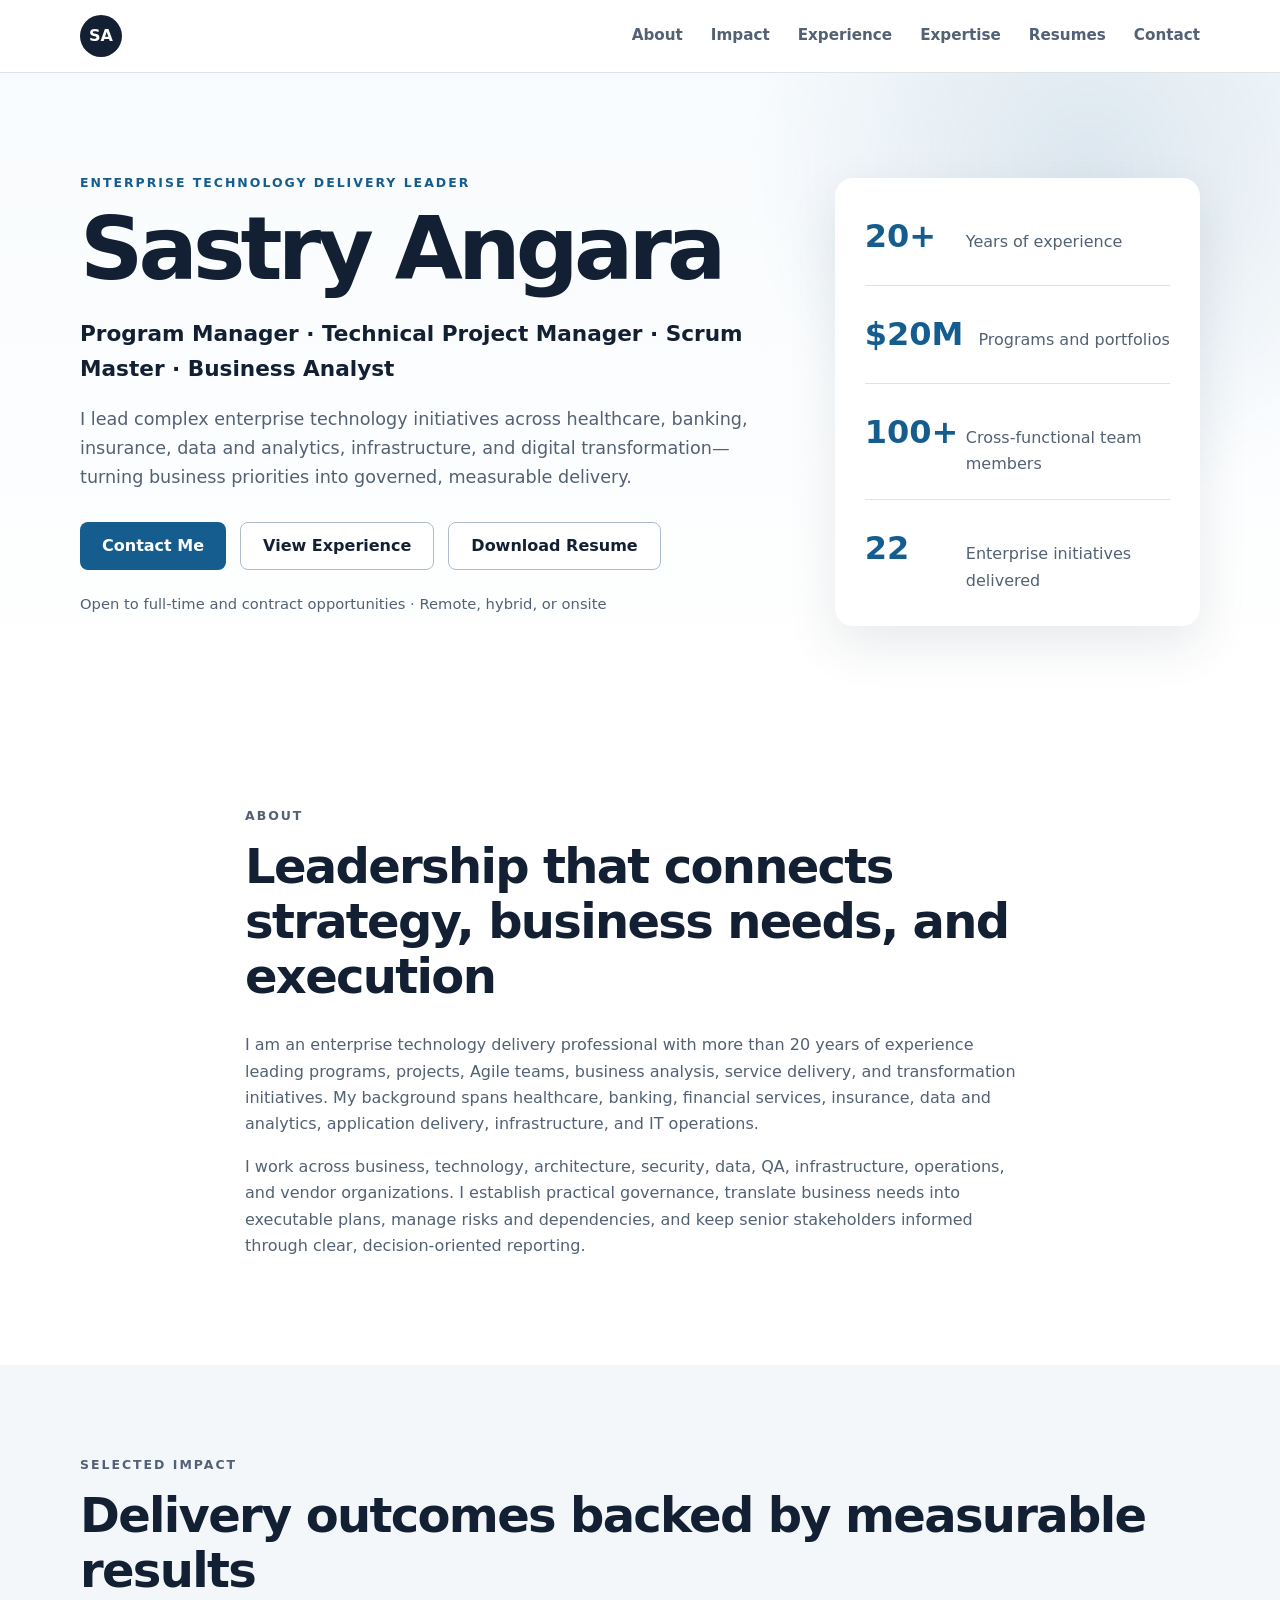
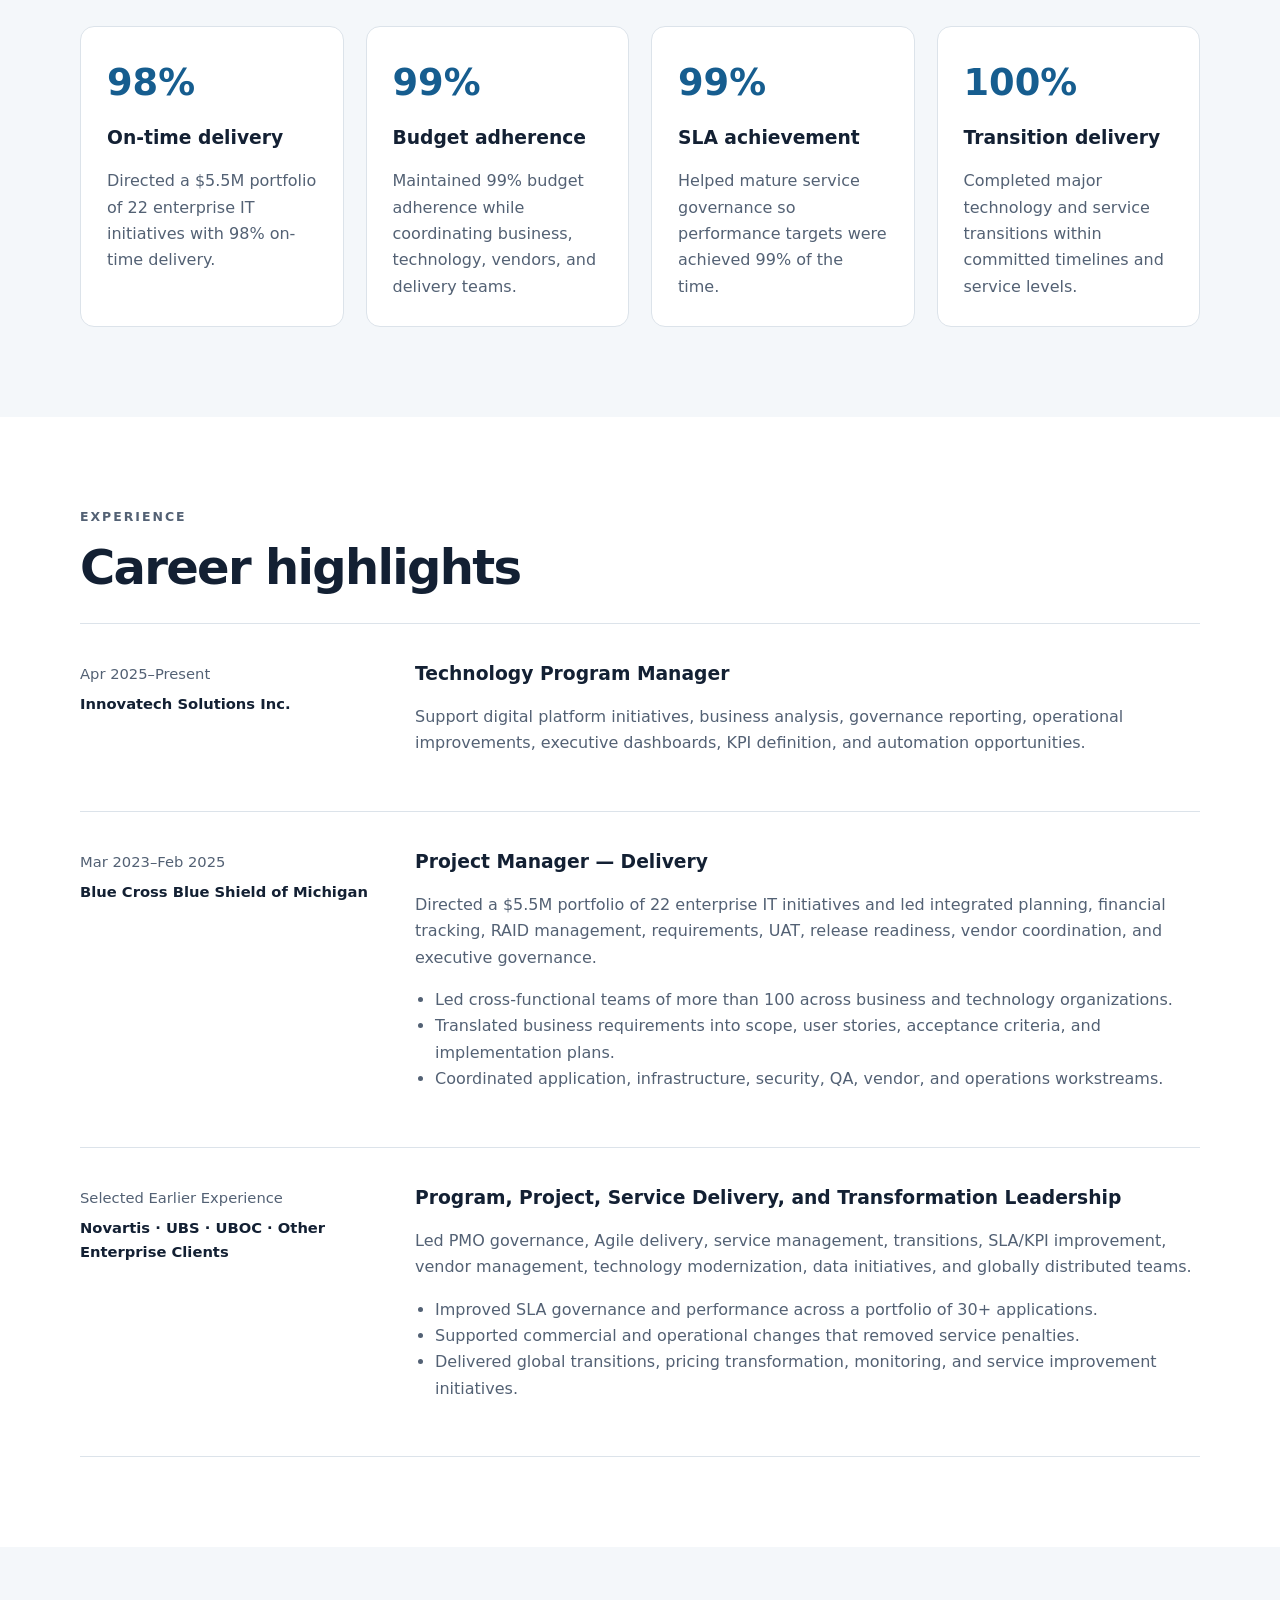
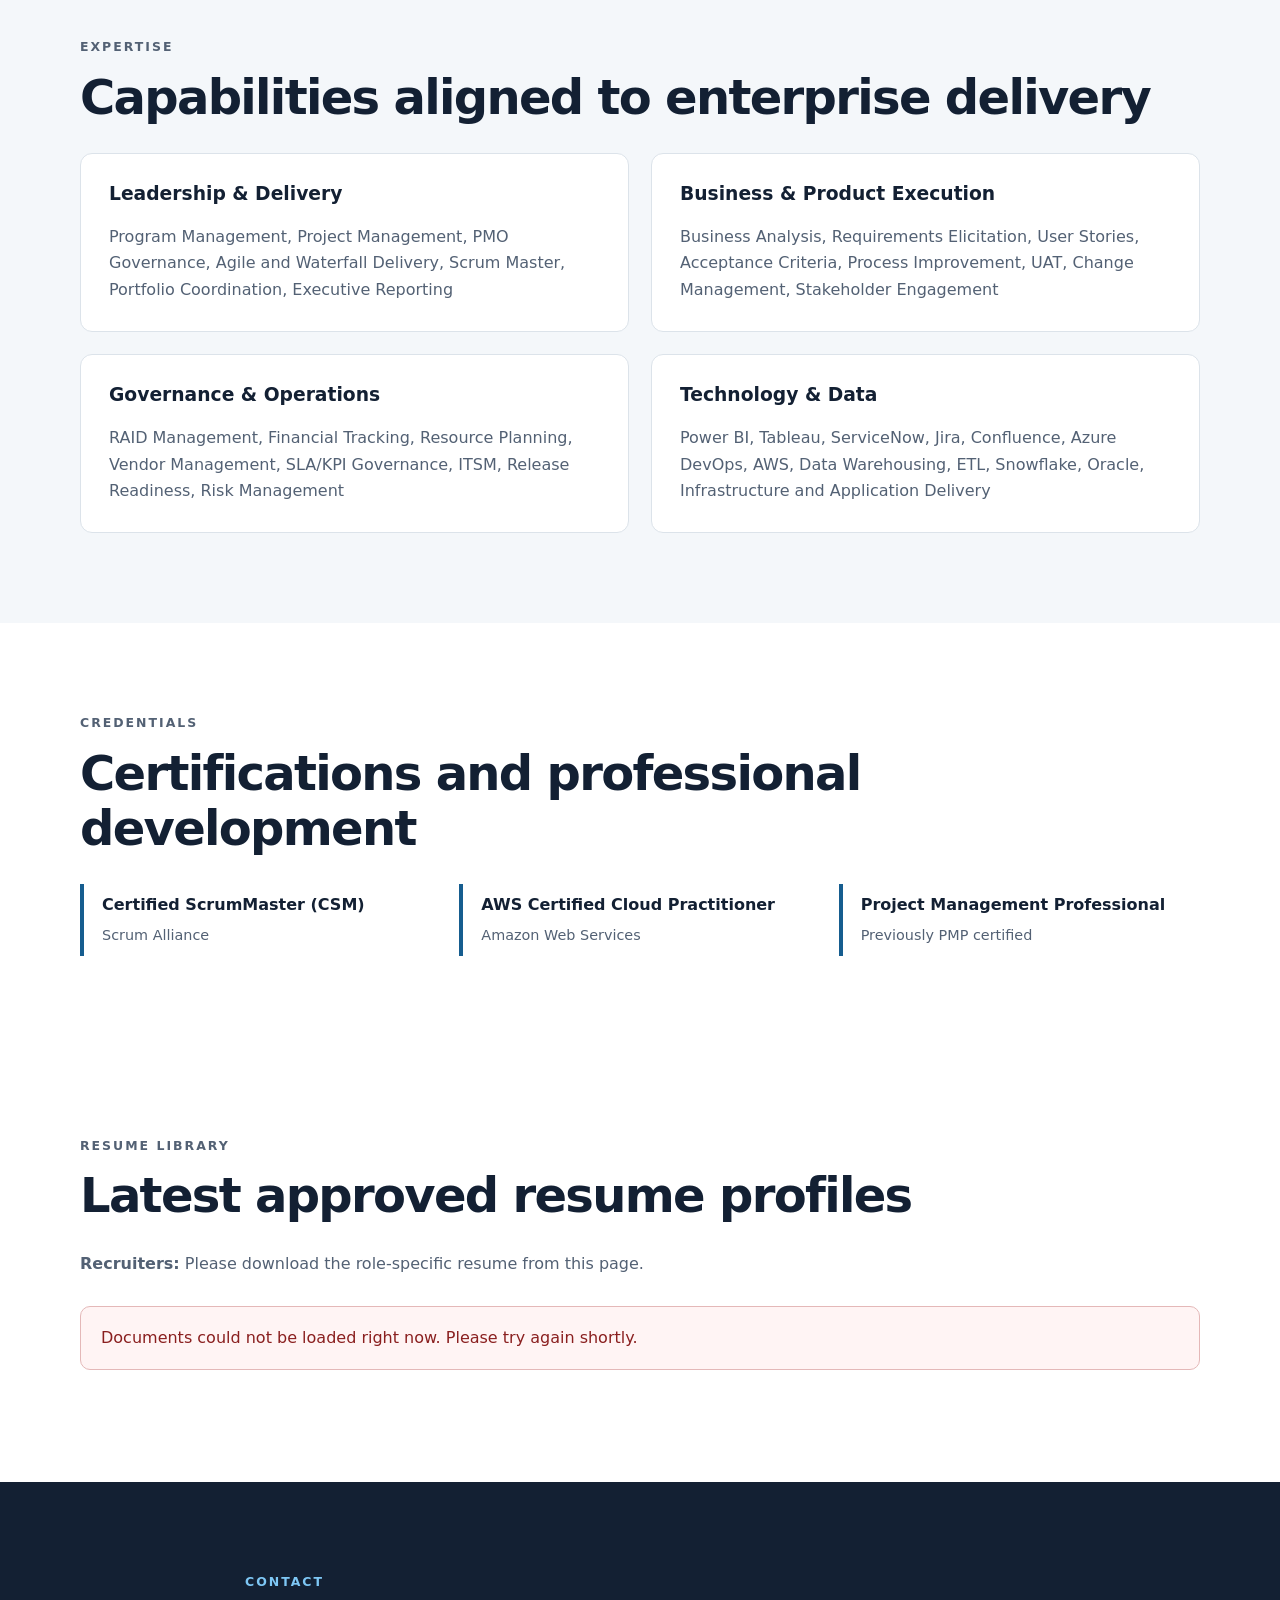
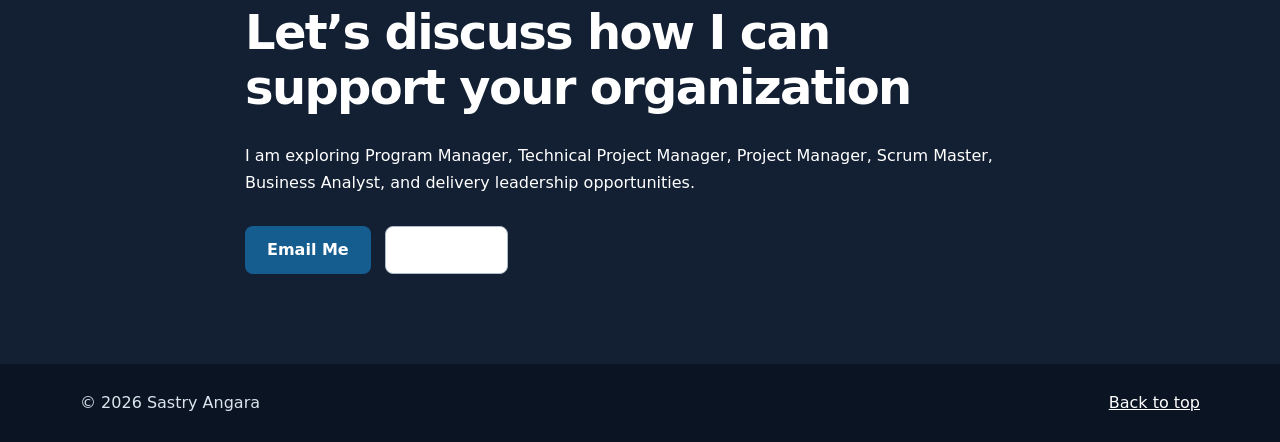
<file: index.html>
<!DOCTYPE html>
<html lang="en">
<head>
  <meta charset="UTF-8">
  <meta name="viewport" content="width=device-width, initial-scale=1.0">
  <meta name="description" content="Sastry Angara — Program Manager, Technical Project Manager, Scrum Master, and Business Analyst with 20+ years of enterprise IT delivery experience.">
  <meta name="keywords" content="Sastry Angara, Program Manager, Project Manager, Scrum Master, Business Analyst, Healthcare IT, Banking, Data Analytics">
  <meta name="author" content="Sastry Angara">
  <meta property="og:title" content="Sastry Angara | Enterprise Technology Delivery Leader">
  <meta property="og:description" content="20+ years leading enterprise technology, healthcare, banking, data, and transformation initiatives.">
  <meta property="og:type" content="website">
  <title>Sastry Angara | Enterprise Technology Delivery Leader</title>
  <link rel="stylesheet" href="styles.css">
  <script defer src="script.js"></script>
</head>
<body>
  <header class="site-header">
    <div class="container nav-wrap">
      <a class="brand" href="#top" aria-label="Sastry Angara home">SA</a>
      <button class="menu-button" aria-expanded="false" aria-controls="site-nav">Menu</button>
      <nav id="site-nav" class="site-nav" aria-label="Main navigation">
        <a href="#about">About</a>
        <a href="#impact">Impact</a>
        <a href="#experience">Experience</a>
        <a href="#expertise">Expertise</a>
        <a href="#resumes">Resumes</a>
        <a href="#contact">Contact</a>
      </nav>
    </div>
  </header>

  <main id="top">
    <section class="hero">
      <div class="container hero-grid">
        <div>
          <p class="eyebrow">Enterprise Technology Delivery Leader</p>
          <h1>Sastry Angara</h1>
          <p class="hero-role">Program Manager · Technical Project Manager · Scrum Master · Business Analyst</p>
          <p class="hero-copy">
            I lead complex enterprise technology initiatives across healthcare, banking, insurance,
            data and analytics, infrastructure, and digital transformation—turning business priorities
            into governed, measurable delivery.
          </p>
          <div class="hero-actions">
            <a class="button primary" href="#contact">Contact Me</a>
            <a class="button secondary" href="#experience">View Experience</a>
            <a class="button secondary" href="#resumes">Download Resume</a>
          </div>
          <p class="availability">Open to full-time and contract opportunities · Remote, hybrid, or onsite</p>
        </div>

        <aside class="profile-card" aria-label="Career highlights">
          <div class="metric"><strong>20+</strong><span>Years of experience</span></div>
          <div class="metric"><strong>$20M</strong><span>Programs and portfolios</span></div>
          <div class="metric"><strong>100+</strong><span>Cross-functional team members</span></div>
          <div class="metric"><strong>22</strong><span>Enterprise initiatives delivered</span></div>
        </aside>
      </div>
    </section>

    <section id="about" class="section">
      <div class="container narrow">
        <p class="section-label">About</p>
        <h2>Leadership that connects strategy, business needs, and execution</h2>
        <p>
          I am an enterprise technology delivery professional with more than 20 years of experience
          leading programs, projects, Agile teams, business analysis, service delivery, and transformation
          initiatives. My background spans healthcare, banking, financial services, insurance, data and
          analytics, application delivery, infrastructure, and IT operations.
        </p>
        <p>
          I work across business, technology, architecture, security, data, QA, infrastructure, operations,
          and vendor organizations. I establish practical governance, translate business needs into executable
          plans, manage risks and dependencies, and keep senior stakeholders informed through clear,
          decision-oriented reporting.
        </p>
      </div>
    </section>

    <section id="impact" class="section section-alt">
      <div class="container">
        <p class="section-label">Selected Impact</p>
        <h2>Delivery outcomes backed by measurable results</h2>
        <div class="cards impact-grid">
          <article class="card">
            <span class="card-number">98%</span>
            <h3>On-time delivery</h3>
            <p>Directed a $5.5M portfolio of 22 enterprise IT initiatives with 98% on-time delivery.</p>
          </article>
          <article class="card">
            <span class="card-number">99%</span>
            <h3>Budget adherence</h3>
            <p>Maintained 99% budget adherence while coordinating business, technology, vendors, and delivery teams.</p>
          </article>
          <article class="card">
            <span class="card-number">99%</span>
            <h3>SLA achievement</h3>
            <p>Helped mature service governance so performance targets were achieved 99% of the time.</p>
          </article>
          <article class="card">
            <span class="card-number">100%</span>
            <h3>Transition delivery</h3>
            <p>Completed major technology and service transitions within committed timelines and service levels.</p>
          </article>
        </div>
      </div>
    </section>

    <section id="experience" class="section">
      <div class="container">
        <p class="section-label">Experience</p>
        <h2>Career highlights</h2>

        <div class="timeline">
          <article class="timeline-item">
            <div class="timeline-meta">
              <span>Apr 2025–Present</span>
              <span>Innovatech Solutions Inc.</span>
            </div>
            <div>
              <h3>Technology Program Manager</h3>
              <p>
                Support digital platform initiatives, business analysis, governance reporting, operational
                improvements, executive dashboards, KPI definition, and automation opportunities.
              </p>
            </div>
          </article>

          <article class="timeline-item">
            <div class="timeline-meta">
              <span>Mar 2023–Feb 2025</span>
              <span>Blue Cross Blue Shield of Michigan</span>
            </div>
            <div>
              <h3>Project Manager — Delivery</h3>
              <p>
                Directed a $5.5M portfolio of 22 enterprise IT initiatives and led integrated planning,
                financial tracking, RAID management, requirements, UAT, release readiness, vendor coordination,
                and executive governance.
              </p>
              <ul>
                <li>Led cross-functional teams of more than 100 across business and technology organizations.</li>
                <li>Translated business requirements into scope, user stories, acceptance criteria, and implementation plans.</li>
                <li>Coordinated application, infrastructure, security, QA, vendor, and operations workstreams.</li>
              </ul>
            </div>
          </article>

          <article class="timeline-item">
            <div class="timeline-meta">
              <span>Selected Earlier Experience</span>
              <span>Novartis · UBS · UBOC · Other Enterprise Clients</span>
            </div>
            <div>
              <h3>Program, Project, Service Delivery, and Transformation Leadership</h3>
              <p>
                Led PMO governance, Agile delivery, service management, transitions, SLA/KPI improvement,
                vendor management, technology modernization, data initiatives, and globally distributed teams.
              </p>
              <ul>
                <li>Improved SLA governance and performance across a portfolio of 30+ applications.</li>
                <li>Supported commercial and operational changes that removed service penalties.</li>
                <li>Delivered global transitions, pricing transformation, monitoring, and service improvement initiatives.</li>
              </ul>
            </div>
          </article>
        </div>
      </div>
    </section>

    <section id="expertise" class="section section-alt">
      <div class="container">
        <p class="section-label">Expertise</p>
        <h2>Capabilities aligned to enterprise delivery</h2>
        <div class="skill-groups">
          <div>
            <h3>Leadership & Delivery</h3>
            <p>Program Management, Project Management, PMO Governance, Agile and Waterfall Delivery, Scrum Master, Portfolio Coordination, Executive Reporting</p>
          </div>
          <div>
            <h3>Business & Product Execution</h3>
            <p>Business Analysis, Requirements Elicitation, User Stories, Acceptance Criteria, Process Improvement, UAT, Change Management, Stakeholder Engagement</p>
          </div>
          <div>
            <h3>Governance & Operations</h3>
            <p>RAID Management, Financial Tracking, Resource Planning, Vendor Management, SLA/KPI Governance, ITSM, Release Readiness, Risk Management</p>
          </div>
          <div>
            <h3>Technology & Data</h3>
            <p>Power BI, Tableau, ServiceNow, Jira, Confluence, Azure DevOps, AWS, Data Warehousing, ETL, Snowflake, Oracle, Infrastructure and Application Delivery</p>
          </div>
        </div>
      </div>
    </section>

    <section class="section">
      <div class="container">
        <p class="section-label">Credentials</p>
        <h2>Certifications and professional development</h2>
        <div class="credentials">
          <div><strong>Certified ScrumMaster (CSM)</strong><span>Scrum Alliance</span></div>
          <div><strong>AWS Certified Cloud Practitioner</strong><span>Amazon Web Services</span></div>
          <div><strong>Project Management Professional</strong><span>Previously PMP certified</span></div>
        </div>
      </div>
    </section>


    <section id="resumes" class="section resume-section">
      <div class="container">
        <p class="section-label">Resume Library</p>
        <h2>Latest approved resume profiles</h2>
        <p class="resume-intro"><strong>Recruiters:</strong> Please download the role-specific resume from this page.</p>
        <div id="resume-status" class="resume-status">Loading available resumes…</div>
        <div id="resume-list" class="resume-list" aria-live="polite"></div>
      </div>
    </section>

    <section id="contact" class="section contact-section">
      <div class="container narrow">
        <p class="section-label">Contact</p>
        <h2>Let’s discuss how I can support your organization</h2>
        <p>
          I am exploring Program Manager, Technical Project Manager, Project Manager,
          Scrum Master, Business Analyst, and delivery leadership opportunities.
        </p>
        <div class="contact-links">
          <!-- Replace the placeholder links below before publishing. -->
          <a class="button primary" href="mailto:sasthree@gmail.com">Email Me</a>
          <a class="button secondary" href="https://www.linkedin.com/in/sas3" target="_blank" rel="noopener">LinkedIn</a>
        </div>
      </div>
    </section>
  </main>

  <footer>
    <div class="container footer-wrap">
      <span>© <span id="year"></span> Sastry Angara</span>
      <a href="#top">Back to top</a>
    </div>
  </footer>
</body>
</html>
</file>
<file: styles.css>
:root {
  --ink: #132033;
  --muted: #536174;
  --line: #dce3ea;
  --surface: #ffffff;
  --surface-alt: #f4f7fa;
  --accent: #165d8f;
  --accent-dark: #0d4267;
  --max: 1120px;
  --shadow: 0 18px 50px rgba(26, 45, 68, 0.10);
}

* { box-sizing: border-box; }
html { scroll-behavior: smooth; }
body {
  margin: 0;
  font-family: Inter, ui-sans-serif, system-ui, -apple-system, BlinkMacSystemFont, "Segoe UI", sans-serif;
  color: var(--ink);
  background: var(--surface);
  line-height: 1.65;
}
a { color: inherit; }
.container { width: min(calc(100% - 40px), var(--max)); margin-inline: auto; }
.narrow { max-width: 790px; }
.site-header {
  position: sticky;
  top: 0;
  z-index: 50;
  background: rgba(255,255,255,.94);
  border-bottom: 1px solid var(--line);
  backdrop-filter: blur(12px);
}
.nav-wrap { min-height: 72px; display: flex; align-items: center; justify-content: space-between; }
.brand {
  display: grid; place-items: center; width: 42px; height: 42px;
  border-radius: 50%; background: var(--ink); color: #fff; text-decoration: none; font-weight: 800;
}
.site-nav { display: flex; gap: 28px; }
.site-nav a { text-decoration: none; font-size: .95rem; font-weight: 650; color: var(--muted); }
.site-nav a:hover { color: var(--accent); }
.menu-button { display: none; }
.hero {
  padding: 100px 0 85px;
  background:
    radial-gradient(circle at 85% 15%, rgba(22,93,143,.13), transparent 28%),
    linear-gradient(180deg, #f8fbfd 0%, #fff 100%);
}
.hero-grid { display: grid; grid-template-columns: 1.5fr .8fr; gap: 70px; align-items: center; }
.eyebrow, .section-label {
  color: var(--accent); text-transform: uppercase; letter-spacing: .16em;
  font-weight: 800; font-size: .78rem; margin: 0 0 12px;
}
h1 { font-size: clamp(3rem, 7vw, 5.5rem); line-height: .98; letter-spacing: -.055em; margin: 0; }
.hero-role { font-size: clamp(1.05rem, 2vw, 1.35rem); font-weight: 700; margin: 24px 0 18px; }
.hero-copy { max-width: 760px; font-size: 1.1rem; color: var(--muted); }
.hero-actions, .contact-links { display: flex; flex-wrap: wrap; gap: 14px; margin-top: 30px; }
.button {
  display: inline-flex; align-items: center; justify-content: center;
  min-height: 48px; padding: 0 22px; border-radius: 8px; text-decoration: none; font-weight: 750;
}
.button.primary { color: #fff; background: var(--accent); }
.button.primary:hover { background: var(--accent-dark); }
.button.secondary { border: 1px solid #aebbc8; background: #fff; }
.availability { color: var(--muted); font-size: .92rem; margin-top: 22px; }
.profile-card { background: #fff; padding: 10px 30px; border-radius: 18px; box-shadow: var(--shadow); }
.metric { padding: 22px 0; border-bottom: 1px solid var(--line); display: flex; align-items: baseline; gap: 15px; }
.metric:last-child { border: 0; }
.metric strong { font-size: 2rem; color: var(--accent); min-width: 86px; }
.metric span { color: var(--muted); }
.section { padding: 90px 0; }
.section-alt { background: var(--surface-alt); }
h2 { font-size: clamp(2rem, 4vw, 3rem); line-height: 1.15; letter-spacing: -.035em; margin: 0 0 28px; }
h3 { line-height: 1.25; margin-top: 0; }
.section p { color: var(--muted); }
.cards { display: grid; gap: 22px; }
.impact-grid { grid-template-columns: repeat(4, 1fr); }
.card { background: #fff; border: 1px solid var(--line); border-radius: 14px; padding: 26px; }
.card-number { display: block; color: var(--accent); font-size: 2.3rem; font-weight: 850; margin-bottom: 12px; }
.card p { margin-bottom: 0; }
.timeline { border-top: 1px solid var(--line); }
.timeline-item { display: grid; grid-template-columns: 290px 1fr; gap: 45px; padding: 38px 0; border-bottom: 1px solid var(--line); }
.timeline-meta { display: flex; flex-direction: column; gap: 6px; color: var(--muted); font-size: .92rem; }
.timeline-meta span:last-child { font-weight: 750; color: var(--ink); }
.timeline-item ul { padding-left: 20px; color: var(--muted); }
.skill-groups { display: grid; grid-template-columns: repeat(2, 1fr); gap: 22px; }
.skill-groups > div { background: #fff; border-radius: 12px; border: 1px solid var(--line); padding: 28px; }
.skill-groups p { margin-bottom: 0; }
.credentials { display: grid; grid-template-columns: repeat(3, 1fr); gap: 18px; }
.credentials div { border-left: 4px solid var(--accent); padding: 8px 18px; display: flex; flex-direction: column; }
.credentials span { color: var(--muted); font-size: .9rem; margin-top: 5px; }
.contact-section { background: var(--ink); color: #fff; }
.contact-section h2, .contact-section p { color: #fff; }
.contact-section .section-label { color: #7ec7f5; }
.privacy-note { opacity: .72; font-size: .85rem; margin-top: 28px; }
footer { background: #0a1422; color: #dbe4ec; padding: 26px 0; }
.footer-wrap { display: flex; justify-content: space-between; }
footer a { color: #fff; }
@media (max-width: 900px) {
  .hero-grid, .timeline-item { grid-template-columns: 1fr; }
  .impact-grid { grid-template-columns: repeat(2, 1fr); }
  .credentials { grid-template-columns: 1fr; }
}
@media (max-width: 680px) {
  .container { width: min(calc(100% - 28px), var(--max)); }
  .menu-button {
    display: inline-flex; border: 1px solid var(--line); background: #fff;
    padding: 9px 12px; border-radius: 7px; font-weight: 700;
  }
  .site-nav {
    display: none; position: absolute; top: 72px; left: 14px; right: 14px;
    flex-direction: column; gap: 0; padding: 10px; background: #fff;
    border: 1px solid var(--line); box-shadow: var(--shadow); border-radius: 10px;
  }
  .site-nav.open { display: flex; }
  .site-nav a { padding: 12px; }
  .hero { padding: 70px 0; }
  .impact-grid, .skill-groups { grid-template-columns: 1fr; }
  .section { padding: 70px 0; }
  .footer-wrap { flex-direction: column; gap: 8px; }
}

.resume-intro{max-width:820px;margin-bottom:28px}
.resume-status{padding:18px 20px;border:1px solid var(--line);border-radius:10px;color:var(--muted);background:var(--surface-alt)}
.resume-status.error{color:#8a1f1f;background:#fff4f4;border-color:#e4b8b8}
.resume-list{display:grid;gap:16px;margin-top:22px}
.resume-item{display:grid;grid-template-columns:minmax(0,1fr) auto;gap:24px;align-items:center;padding:22px 24px;border:1px solid var(--line);border-radius:12px;background:#fff}
.resume-name{margin:0 0 4px;font-size:1.05rem;overflow-wrap:anywhere}
.resume-meta{color:var(--muted);font-size:.88rem}
.resume-actions{display:flex;flex-wrap:wrap;gap:10px}
.resume-actions .button{min-height:42px;padding:0 16px;font-size:.9rem}
@media(max-width:680px){.resume-item{grid-template-columns:1fr;gap:16px}}
</file>
